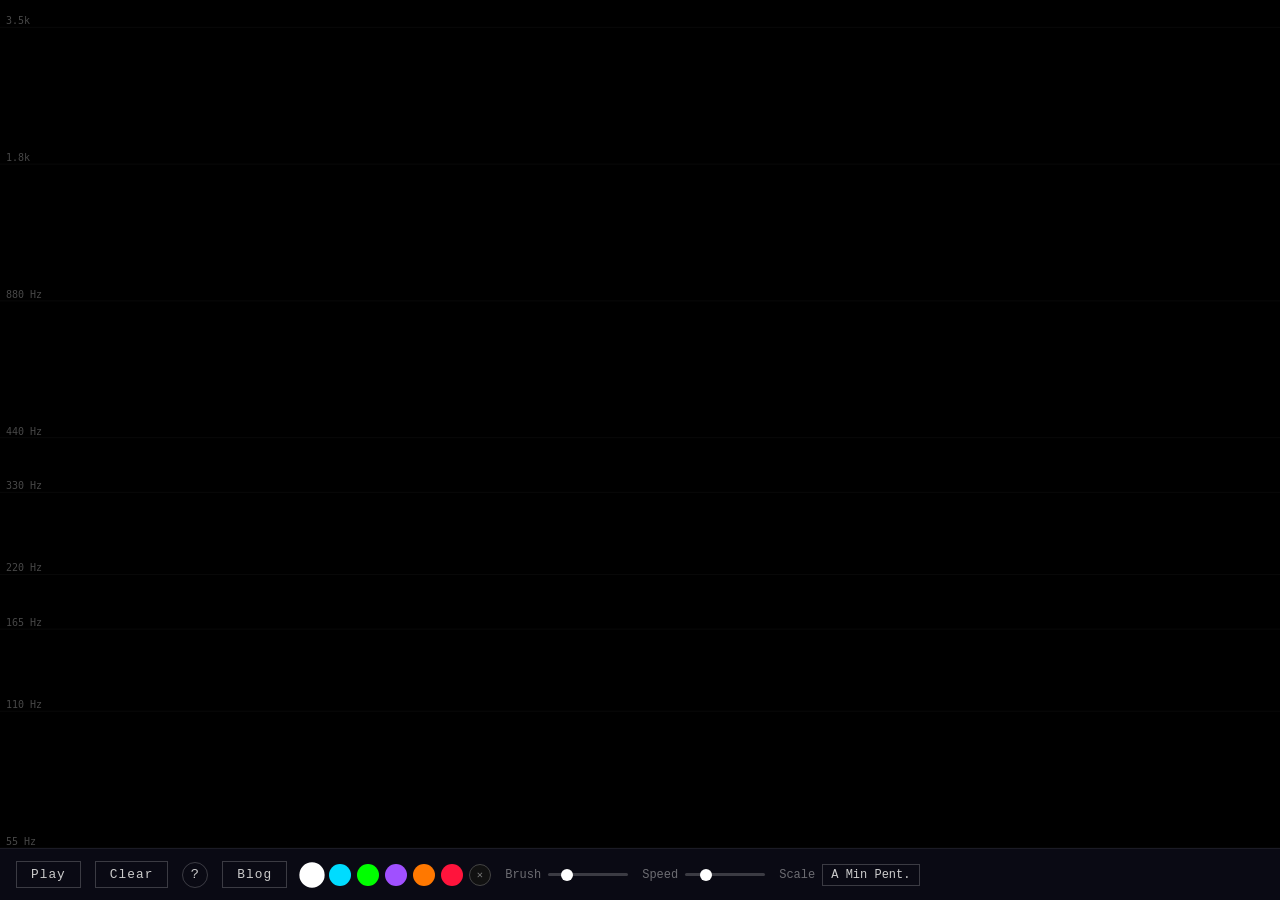
<file: index.html>
<!DOCTYPE html>
<html lang="en">
<head>
  <meta charset="UTF-8" />
  <meta name="viewport" content="width=device-width, initial-scale=1.0" />
  <title>Synesthesia</title>
  <link rel="stylesheet" href="style.css?v=13" />
</head>
<body>

  <canvas id="canvas"></canvas>

  <div id="toolbar">
    <button id="btn-play">Play</button>
    <button id="btn-clear">Clear</button>
    <button id="btn-info" title="Color legend">?</button>
    <a id="btn-blog" href="blog.html">Blog</a>

    <div id="palette">
      <button class="swatch active" data-r="255" data-g="255" data-b="255"
              style="background:#fff" title="White — neutral"></button>
      <button class="swatch" data-r="0" data-g="220" data-b="255"
              style="background:#00dcff" title="Cyan — sine + vibrato"></button>
      <button class="swatch" data-r="0"   data-g="255" data-b="0"
              style="background:#00ff00" title="Green — pure vibrato"></button>
      <button class="swatch" data-r="160" data-g="80"  data-b="255"
              style="background:#a050ff" title="Violet — subtle FM"></button>
      <button class="swatch" data-r="255" data-g="120" data-b="0"
              style="background:#ff7800" title="Orange — warm FM"></button>
      <button class="swatch" data-r="255" data-g="20"  data-b="60"
              style="background:#ff143c" title="Red — heavy FM"></button>
      <button class="swatch" id="eraser" data-r="0" data-g="0" data-b="0"
              title="Erase">✕</button>
    </div>

    <label class="ctrl">
      Brush
      <input type="range" id="brush-size" min="4" max="80" value="18" />
    </label>
    <label class="ctrl">
      Speed
      <input type="range" id="speed" min="20" max="400" value="100" />
    </label>
    <label class="ctrl">
      Scale
      <select id="scale">
        <option value="pentatonic">A Min Pent.</option>
        <option value="major">A Major</option>
        <option value="minor">A Minor</option>
        <option value="dorian">A Dorian</option>
        <option value="wholetone">Whole Tone</option>
      </select>
    </label>
  </div>

  <div id="info-overlay" class="hidden">
    <div id="info-box">
      <button id="btn-close-info">✕</button>
      <h2>Color → Sound</h2>
      <p>Each color channel controls a different dimension of synthesis. Mix colors to combine effects.</p>

      <table id="legend">
        <tbody>
          <tr>
            <td class="legend-swatch-cell">
              <span class="legend-gradient" style="background:linear-gradient(to right,#111,#fff)"></span>
            </td>
            <td>
              <strong>Brightness → Volume</strong>
              <span>Brighter paint plays louder.</span>
            </td>
          </tr>
          <tr>
            <td class="legend-swatch-cell">
              <span class="legend-gradient" style="background:linear-gradient(to right,#00f,#f00)"></span>
            </td>
            <td>
              <strong>Warm (R&minus;B) → FM Depth</strong>
              <span>Red/orange = buzzy, Blue/cyan = sine.</span>
            </td>
          </tr>
          <tr>
            <td class="legend-swatch-cell">
              <span class="legend-gradient" style="background:linear-gradient(to right,#111,#0f0)"></span>
            </td>
            <td>
              <strong>Green → Vibrato</strong>
              <span>Green channel drives a 5.5 Hz LFO on pitch.</span>
            </td>
          </tr>
        </tbody>
      </table>

      <h3>Palette guide</h3>
      <ul id="swatch-guide">
        <li><span class="dot" style="background:#fff"></span> White — loud, no FM, max vibrato</li>
        <li><span class="dot" style="background:#00dcff"></span> Cyan — pure sine + strong vibrato</li>
        <li><span class="dot" style="background:#00ff00"></span> Green — quiet, no FM, max vibrato</li>
        <li><span class="dot" style="background:#a050ff"></span> Violet — no FM, subtle vibrato</li>
        <li><span class="dot" style="background:#ff7800"></span> Orange — warm FM + medium vibrato</li>
        <li><span class="dot" style="background:#ff143c"></span> Red — heavy FM, almost no vibrato</li>
      </ul>
    </div>
  </div>

  <script type="module" src="src/app.js?v=13"></script>
</body>
</html>
</file>
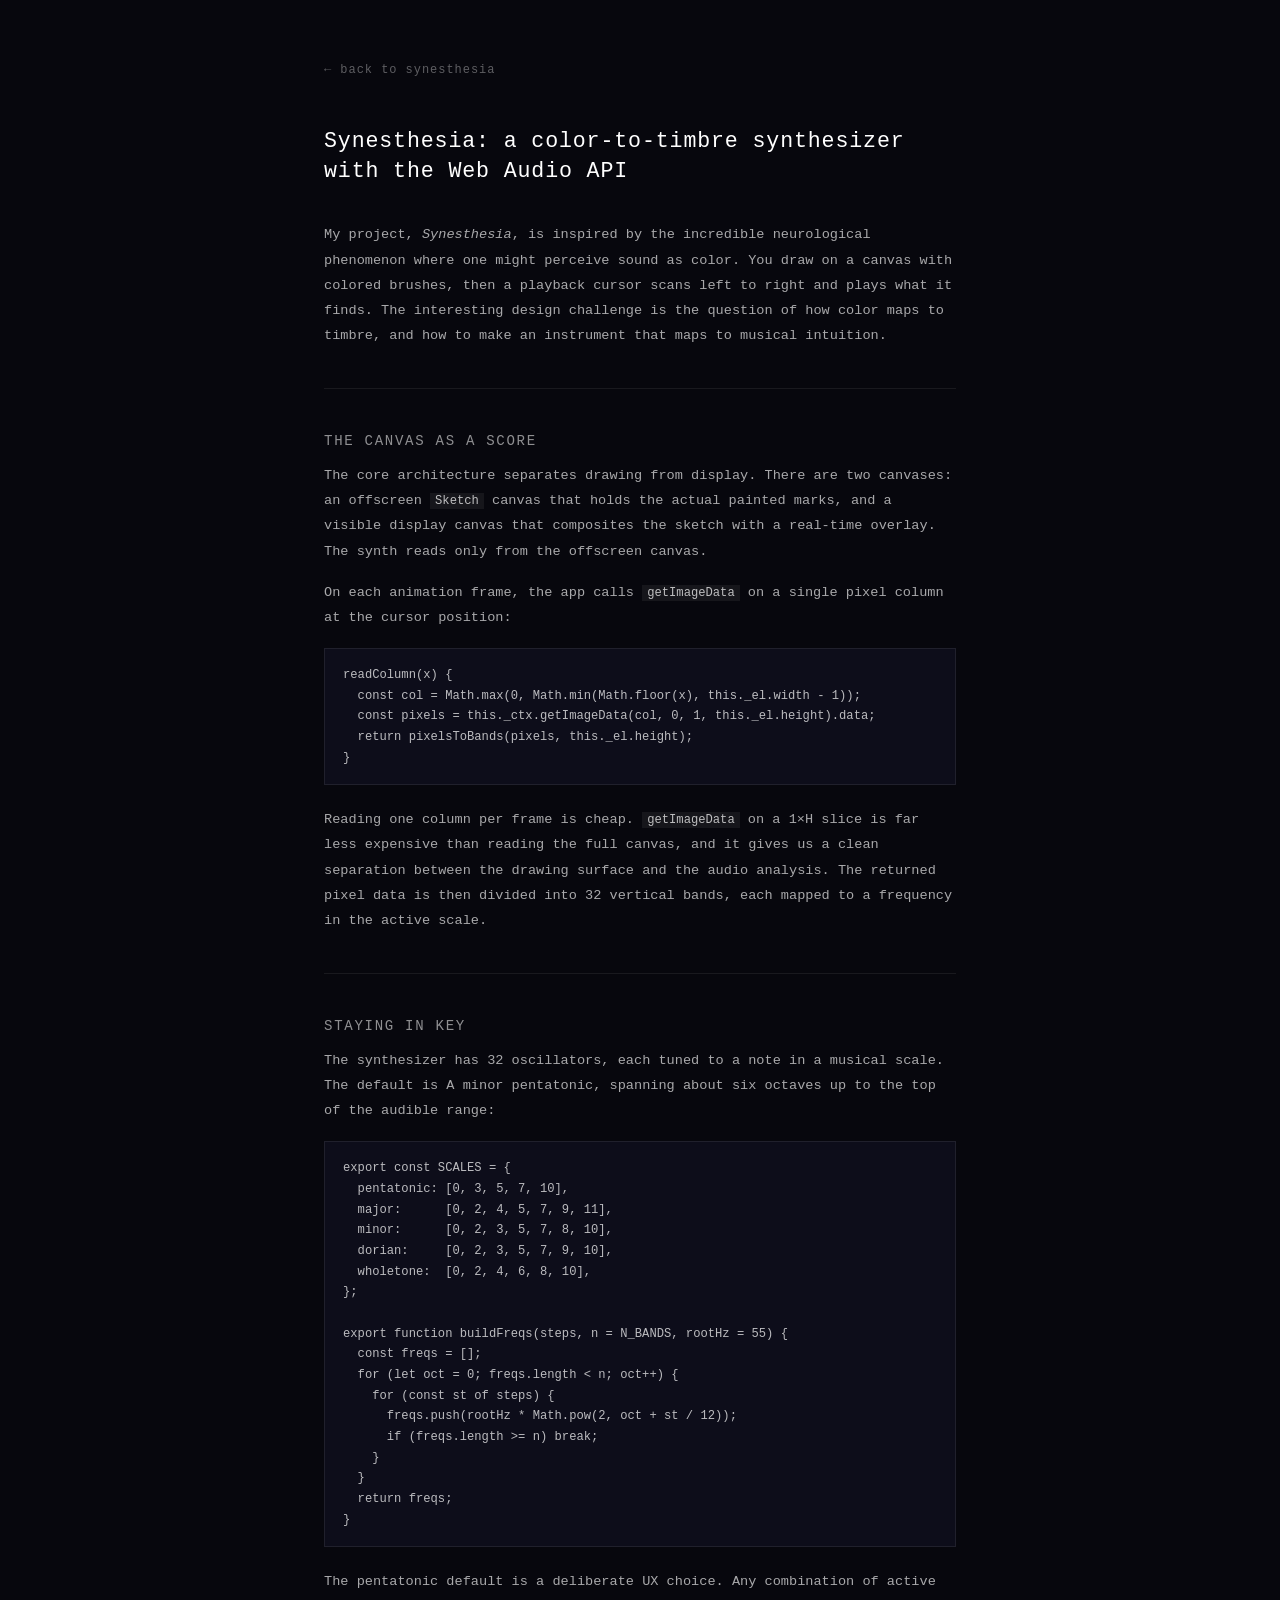
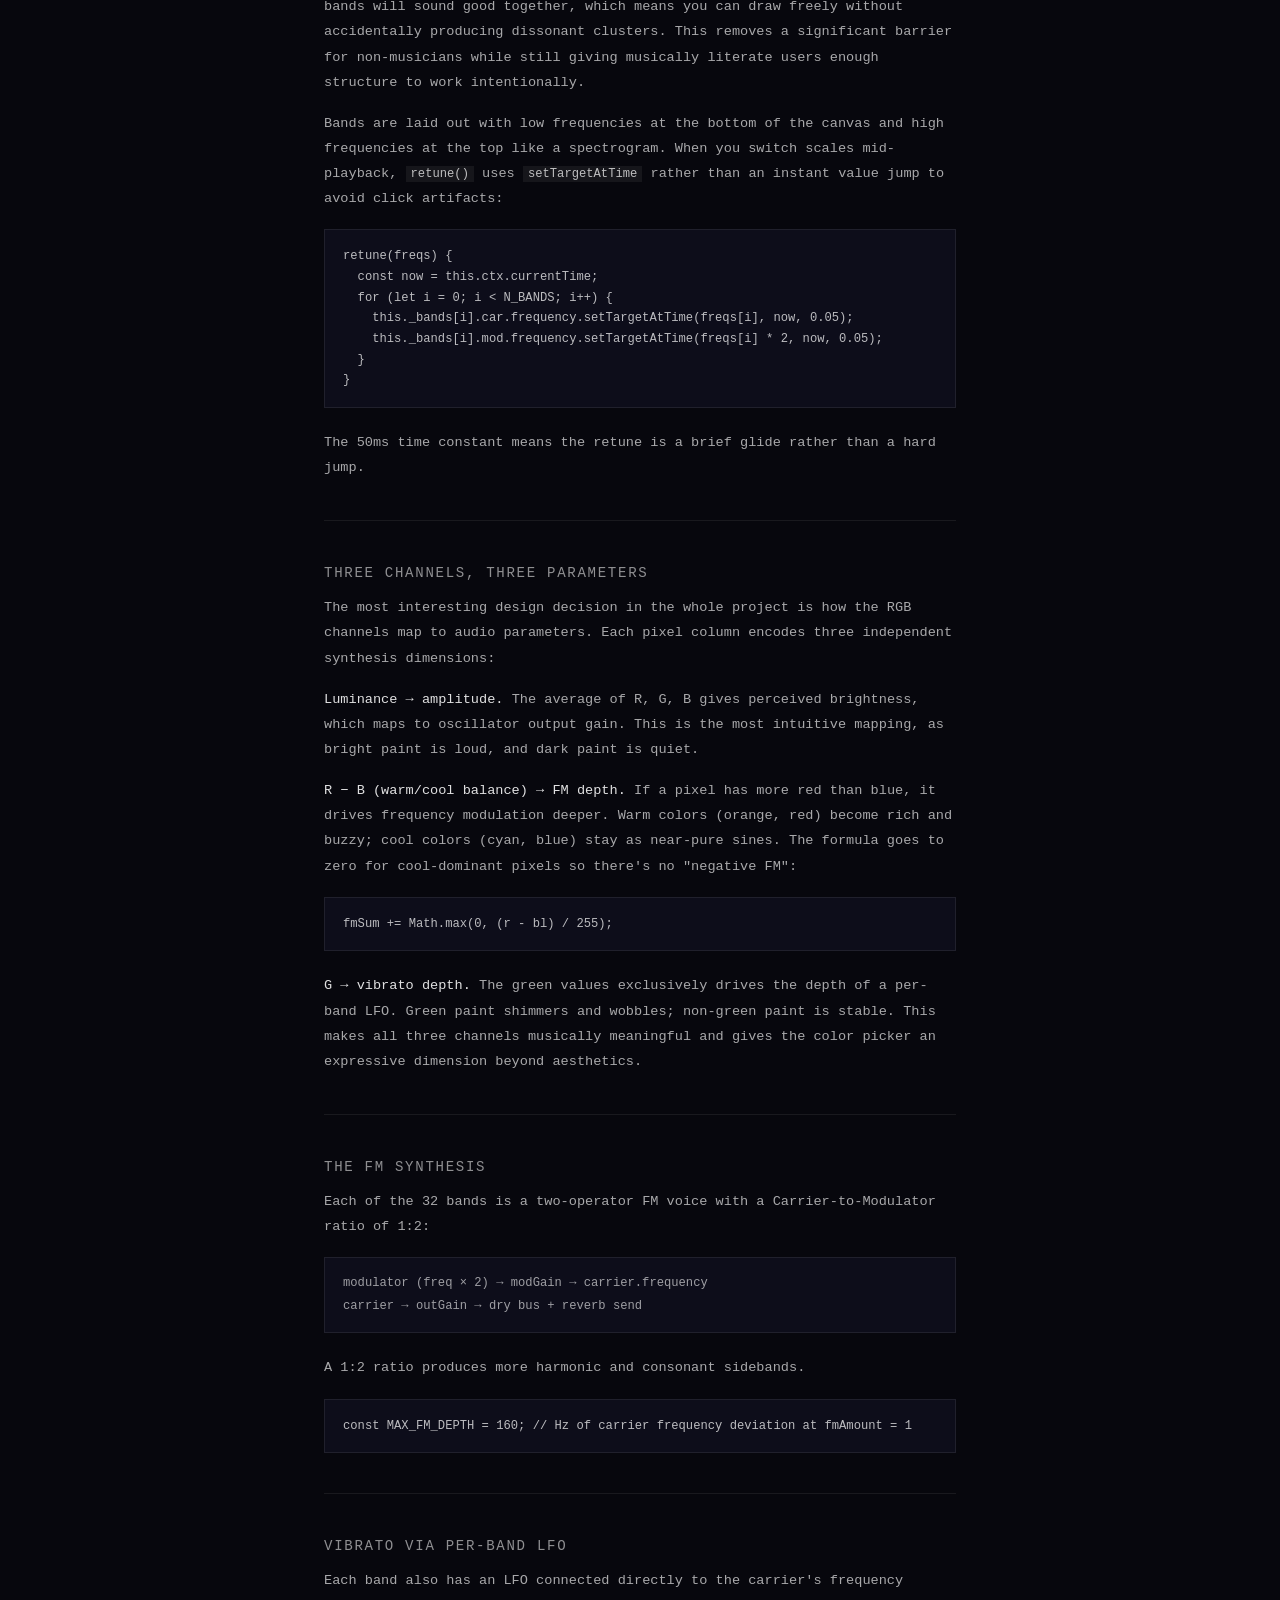
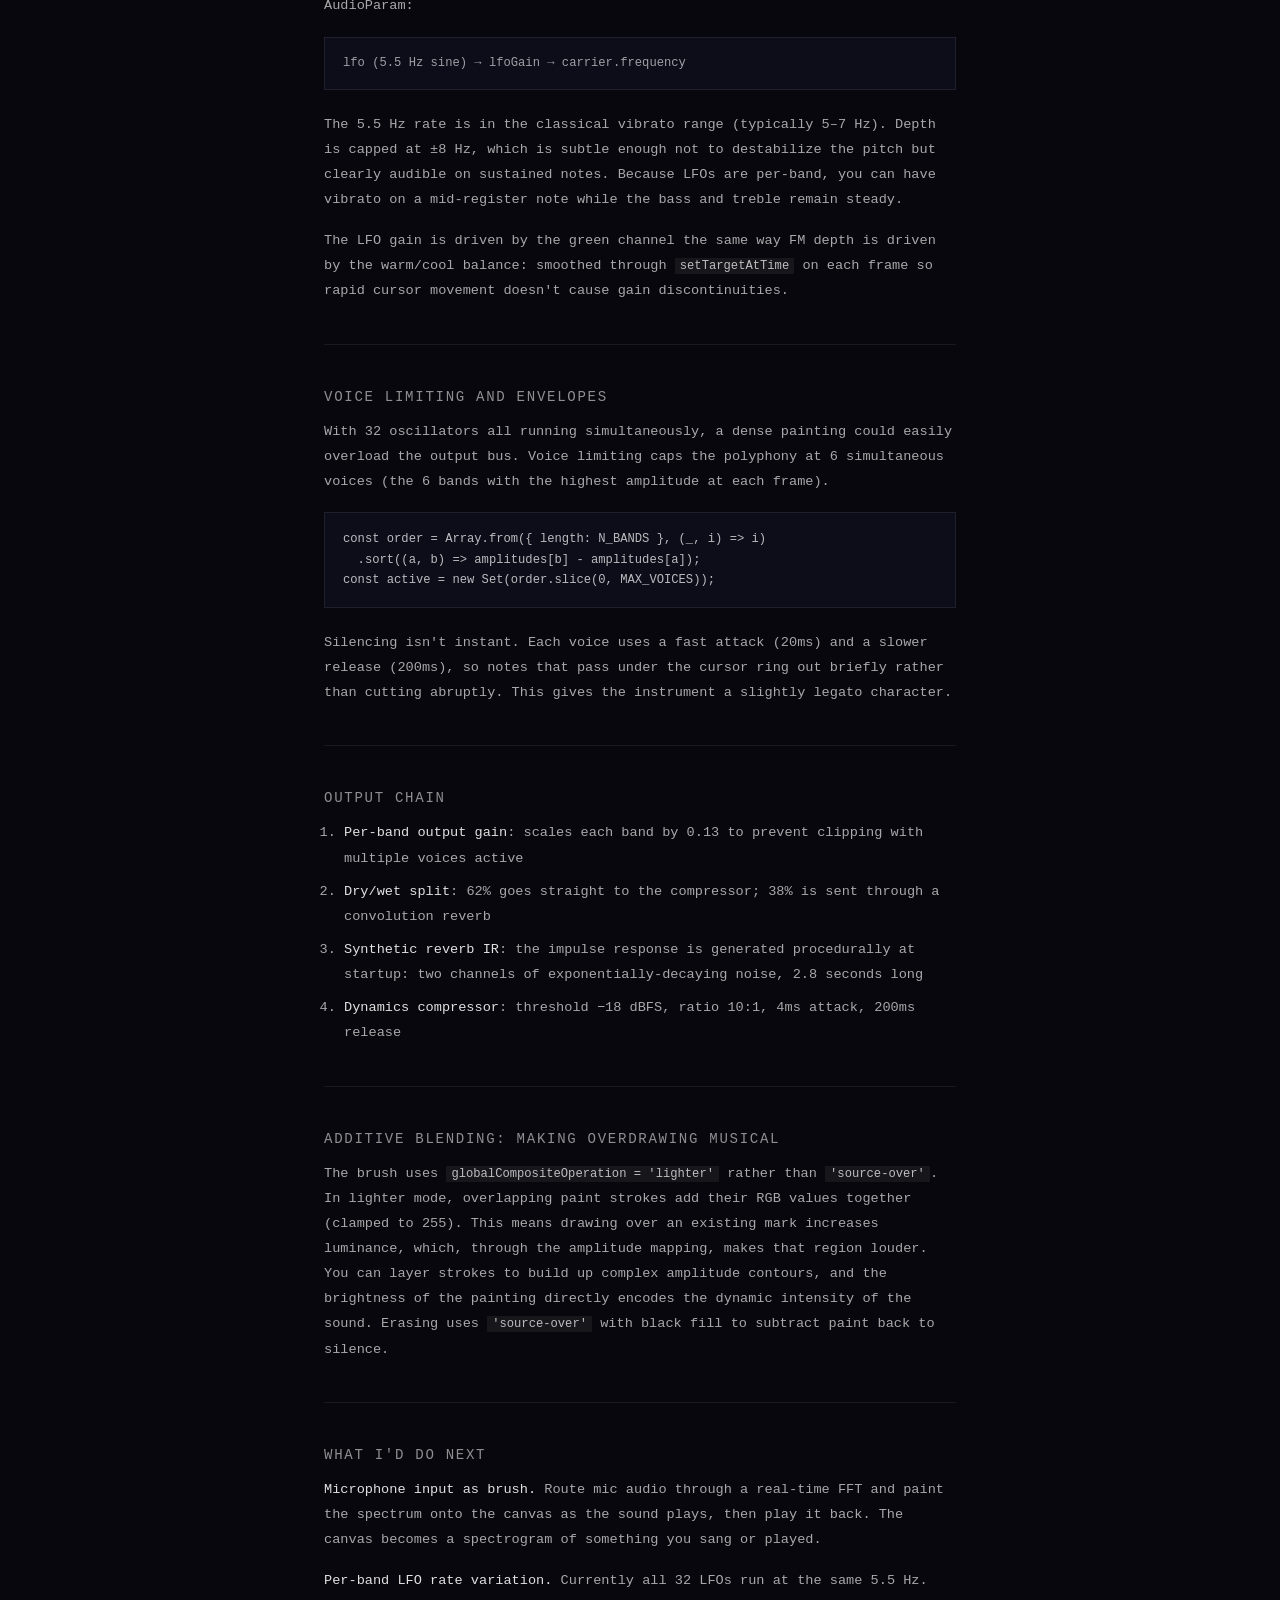
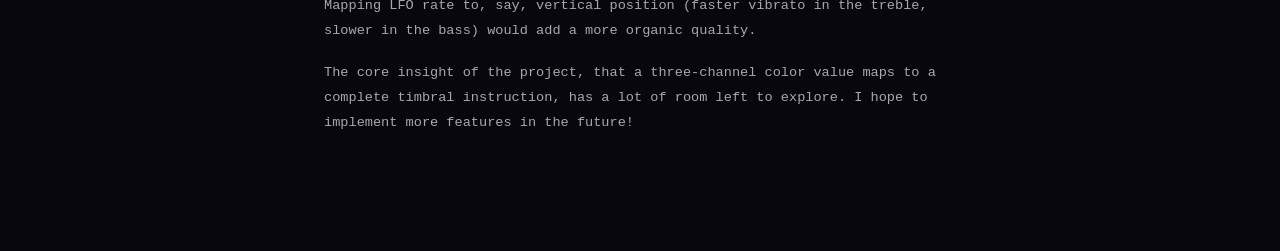
<file: blog.html>
<!DOCTYPE html>
<html lang="en">
<head>
  <meta charset="UTF-8" />
  <meta name="viewport" content="width=device-width, initial-scale=1.0" />
  <title>Synesthesia — Blog</title>
  <link rel="stylesheet" href="style.css?v=13" />
  <style>
    body { user-select: text; }

    #blog-wrap {
      max-width: 680px;
      margin: 0 auto;
      padding: 60px 24px 100px;
    }

    #blog-back {
      display: inline-block;
      margin-bottom: 48px;
      font-size: 0.75rem;
      color: rgba(255,255,255,0.35);
      text-decoration: none;
      letter-spacing: 0.08em;
      border-bottom: 1px solid transparent;
      transition: color 0.15s, border-color 0.15s;
    }
    #blog-back:hover { color: #fff; border-color: rgba(255,255,255,0.4); }

    .blog-title {
      font-size: 1.35rem;
      font-weight: normal;
      letter-spacing: 0.04em;
      color: #fff;
      line-height: 1.4;
      margin-bottom: 36px;
    }

    .blog-body h2 {
      font-size: 0.88rem;
      font-weight: normal;
      letter-spacing: 0.12em;
      text-transform: uppercase;
      color: rgba(255,255,255,0.55);
      margin: 44px 0 14px;
    }

    .blog-body p {
      font-size: 0.85rem;
      color: rgba(255,255,255,0.65);
      line-height: 1.85;
      margin-bottom: 16px;
    }

    .blog-body strong {
      color: rgba(255,255,255,0.88);
      font-weight: normal;
    }

    .blog-body em { font-style: italic; }

    .blog-body hr {
      border: none;
      border-top: 1px solid rgba(255,255,255,0.07);
      margin: 40px 0;
    }

    .blog-body pre {
      background: #0d0d1a;
      border: 1px solid rgba(255,255,255,0.08);
      padding: 16px 18px;
      overflow-x: auto;
      margin: 18px 0 22px;
    }

    .blog-body code {
      font-family: 'Courier New', monospace;
      font-size: 0.76rem;
      color: rgba(255,255,255,0.72);
      line-height: 1.7;
    }

    .blog-body p code, .blog-body li code {
      background: rgba(255,255,255,0.06);
      padding: 1px 5px;
    }

    .blog-body ol {
      padding-left: 20px;
      margin-bottom: 16px;
    }
    .blog-body ol li {
      font-size: 0.85rem;
      color: rgba(255,255,255,0.65);
      line-height: 1.85;
      margin-bottom: 8px;
    }
    .blog-body ol li strong { color: rgba(255,255,255,0.88); }

    .signal-chain {
      font-family: 'Courier New', monospace;
      font-size: 0.76rem;
      color: rgba(255,255,255,0.6);
      background: #0d0d1a;
      border: 1px solid rgba(255,255,255,0.08);
      padding: 14px 18px;
      margin: 18px 0 22px;
      line-height: 1.9;
    }
  </style>
</head>
<body>

<div id="blog-wrap">
  <a id="blog-back" href="index.html">← back to synesthesia</a>

  <h1 class="blog-title">Synesthesia: a color-to-timbre synthesizer with the Web Audio API</h1>

  <div class="blog-body">

    <p>
      My project, <em>Synesthesia</em>, is inspired by the incredible neurological phenomenon
      where one might perceive sound as color. You draw on a canvas with colored brushes, then a
      playback cursor scans left to right and plays what it finds. The interesting design challenge
      is the question of how color maps to timbre, and how to make an instrument that maps to
      musical intuition.
    </p>

    <hr>

    <h2>The canvas as a score</h2>

    <p>
      The core architecture separates drawing from display. There are two canvases: an offscreen
      <code>Sketch</code> canvas that holds the actual painted marks, and a visible display canvas
      that composites the sketch with a real-time overlay. The synth reads only from the offscreen
      canvas.
    </p>

    <p>On each animation frame, the app calls <code>getImageData</code> on a single pixel column at the cursor position:</p>

    <pre><code>readColumn(x) {
  const col = Math.max(0, Math.min(Math.floor(x), this._el.width - 1));
  const pixels = this._ctx.getImageData(col, 0, 1, this._el.height).data;
  return pixelsToBands(pixels, this._el.height);
}</code></pre>

    <p>
      Reading one column per frame is cheap. <code>getImageData</code> on a 1×H slice is far less
      expensive than reading the full canvas, and it gives us a clean separation between the
      drawing surface and the audio analysis. The returned pixel data is then divided into 32
      vertical bands, each mapped to a frequency in the active scale.
    </p>

    <hr>

    <h2>Staying in key</h2>

    <p>
      The synthesizer has 32 oscillators, each tuned to a note in a musical scale. The default is
      A minor pentatonic, spanning about six octaves up to the top of the audible range:
    </p>

    <pre><code>export const SCALES = {
  pentatonic: [0, 3, 5, 7, 10],
  major:      [0, 2, 4, 5, 7, 9, 11],
  minor:      [0, 2, 3, 5, 7, 8, 10],
  dorian:     [0, 2, 3, 5, 7, 9, 10],
  wholetone:  [0, 2, 4, 6, 8, 10],
};

export function buildFreqs(steps, n = N_BANDS, rootHz = 55) {
  const freqs = [];
  for (let oct = 0; freqs.length &lt; n; oct++) {
    for (const st of steps) {
      freqs.push(rootHz * Math.pow(2, oct + st / 12));
      if (freqs.length &gt;= n) break;
    }
  }
  return freqs;
}</code></pre>

    <p>
      The pentatonic default is a deliberate UX choice. Any combination of active bands will sound
      good together, which means you can draw freely without accidentally producing dissonant
      clusters. This removes a significant barrier for non-musicians while still giving musically
      literate users enough structure to work intentionally.
    </p>

    <p>
      Bands are laid out with low frequencies at the bottom of the canvas and high frequencies at
      the top like a spectrogram. When you switch scales mid-playback, <code>retune()</code> uses
      <code>setTargetAtTime</code> rather than an instant value jump to avoid click artifacts:
    </p>

    <pre><code>retune(freqs) {
  const now = this.ctx.currentTime;
  for (let i = 0; i &lt; N_BANDS; i++) {
    this._bands[i].car.frequency.setTargetAtTime(freqs[i], now, 0.05);
    this._bands[i].mod.frequency.setTargetAtTime(freqs[i] * 2, now, 0.05);
  }
}</code></pre>

    <p>The 50ms time constant means the retune is a brief glide rather than a hard jump.</p>

    <hr>

    <h2>Three channels, three parameters</h2>

    <p>
      The most interesting design decision in the whole project is how the RGB channels map to
      audio parameters. Each pixel column encodes three independent synthesis dimensions:
    </p>

    <p>
      <strong>Luminance → amplitude.</strong> The average of R, G, B gives perceived brightness,
      which maps to oscillator output gain. This is the most intuitive mapping, as bright paint is
      loud, and dark paint is quiet.
    </p>

    <p>
      <strong>R − B (warm/cool balance) → FM depth.</strong> If a pixel has more red than blue,
      it drives frequency modulation deeper. Warm colors (orange, red) become rich and buzzy; cool
      colors (cyan, blue) stay as near-pure sines. The formula goes to zero for cool-dominant
      pixels so there's no "negative FM":
    </p>

    <pre><code>fmSum += Math.max(0, (r - bl) / 255);</code></pre>

    <p>
      <strong>G → vibrato depth.</strong> The green values exclusively drives the depth of a
      per-band LFO. Green paint shimmers and wobbles; non-green paint is stable. This makes all
      three channels musically meaningful and gives the color picker an expressive dimension
      beyond aesthetics.
    </p>

    <hr>

    <h2>The FM synthesis</h2>

    <p>Each of the 32 bands is a two-operator FM voice with a Carrier-to-Modulator ratio of 1:2:</p>

    <div class="signal-chain">
modulator (freq × 2) → modGain → carrier.frequency<br>
carrier → outGain → dry bus + reverb send
    </div>

    <p>A 1:2 ratio produces more harmonic and consonant sidebands.</p>

    <pre><code>const MAX_FM_DEPTH = 160; // Hz of carrier frequency deviation at fmAmount = 1</code></pre>

    <hr>

    <h2>Vibrato via Per-Band LFO</h2>

    <p>Each band also has an LFO connected directly to the carrier's frequency AudioParam:</p>

    <div class="signal-chain">
lfo (5.5 Hz sine) → lfoGain → carrier.frequency
    </div>

    <p>
      The 5.5 Hz rate is in the classical vibrato range (typically 5–7 Hz). Depth is capped at
      ±8 Hz, which is subtle enough not to destabilize the pitch but clearly audible on sustained
      notes. Because LFOs are per-band, you can have vibrato on a mid-register note while the
      bass and treble remain steady.
    </p>

    <p>
      The LFO gain is driven by the green channel the same way FM depth is driven by the warm/cool
      balance: smoothed through <code>setTargetAtTime</code> on each frame so rapid cursor
      movement doesn't cause gain discontinuities.
    </p>

    <hr>

    <h2>Voice Limiting and Envelopes</h2>

    <p>
      With 32 oscillators all running simultaneously, a dense painting could easily overload the
      output bus. Voice limiting caps the polyphony at 6 simultaneous voices (the 6 bands with
      the highest amplitude at each frame).
    </p>

    <pre><code>const order = Array.from({ length: N_BANDS }, (_, i) => i)
  .sort((a, b) => amplitudes[b] - amplitudes[a]);
const active = new Set(order.slice(0, MAX_VOICES));</code></pre>

    <p>
      Silencing isn't instant. Each voice uses a fast attack (20ms) and a slower release (200ms),
      so notes that pass under the cursor ring out briefly rather than cutting abruptly. This gives
      the instrument a slightly legato character.
    </p>

    <hr>

    <h2>Output chain</h2>

    <ol>
      <li><strong>Per-band output gain</strong>: scales each band by 0.13 to prevent clipping with multiple voices active</li>
      <li><strong>Dry/wet split</strong>: 62% goes straight to the compressor; 38% is sent through a convolution reverb</li>
      <li><strong>Synthetic reverb IR</strong>: the impulse response is generated procedurally at startup: two channels of exponentially-decaying noise, 2.8 seconds long</li>
      <li><strong>Dynamics compressor</strong>: threshold −18 dBFS, ratio 10:1, 4ms attack, 200ms release</li>
    </ol>

    <hr>

    <h2>Additive Blending: Making Overdrawing Musical</h2>

    <p>
      The brush uses <code>globalCompositeOperation = 'lighter'</code> rather than
      <code>'source-over'</code>. In lighter mode, overlapping paint strokes add their RGB values
      together (clamped to 255). This means drawing over an existing mark increases luminance,
      which, through the amplitude mapping, makes that region louder. You can layer strokes to
      build up complex amplitude contours, and the brightness of the painting directly encodes the
      dynamic intensity of the sound. Erasing uses <code>'source-over'</code> with black fill to
      subtract paint back to silence.
    </p>

    <hr>

    <h2>What I'd Do Next</h2>

    <p>
      <strong>Microphone input as brush.</strong> Route mic audio through a real-time FFT and
      paint the spectrum onto the canvas as the sound plays, then play it back. The canvas becomes
      a spectrogram of something you sang or played.
    </p>

    <p>
      <strong>Per-band LFO rate variation.</strong> Currently all 32 LFOs run at the same 5.5 Hz.
      Mapping LFO rate to, say, vertical position (faster vibrato in the treble, slower in the
      bass) would add a more organic quality.
    </p>

    <p>
      The core insight of the project, that a three-channel color value maps to a complete timbral
      instruction, has a lot of room left to explore. I hope to implement more features in the
      future!
    </p>

  </div>
</div>

</body>
</html>
</file>
<file: style.css>
*, *::before, *::after { box-sizing: border-box; margin: 0; padding: 0; }

body {
  background: #07070d;
  color: #ccc;
  font-family: 'Courier New', monospace;
  user-select: none;
}

#canvas {
  position: fixed;
  top: 0;
  left: 0;
  cursor: crosshair;
  display: block;
}

#toolbar {
  position: fixed;
  bottom: 0;
  left: 0;
  right: 0;
  display: flex;
  align-items: center;
  gap: 14px;
  padding: 0 16px;
  height: 52px;
  background: #0a0a14;
  border-top: 1px solid rgba(255,255,255,0.07);
  z-index: 10;
}

button {
  background: transparent;
  border: 1px solid rgba(255,255,255,0.2);
  color: #ccc;
  padding: 5px 14px;
  font-family: inherit;
  font-size: 0.8rem;
  letter-spacing: 0.08em;
  cursor: pointer;
  transition: border-color 0.15s, color 0.15s;
}
button:hover { border-color: #fff; color: #fff; }

#palette {
  display: flex;
  gap: 6px;
  align-items: center;
}

.swatch {
  width: 22px;
  height: 22px;
  border-radius: 50%;
  border: 2px solid transparent;
  padding: 0;
  font-size: 0.65rem;
  color: #888;
  cursor: pointer;
  transition: border-color 0.15s, transform 0.1s;
}
.swatch:hover  { transform: scale(1.15); border-color: rgba(255,255,255,0.5); }
.swatch.active { border-color: #fff; transform: scale(1.15); }

#eraser {
  background: #111;
  border: 1px solid #444 !important;
  color: #777;
}

.ctrl {
  display: flex;
  align-items: center;
  gap: 7px;
  font-size: 0.75rem;
  color: rgba(255,255,255,0.4);
  white-space: nowrap;
}

input[type=range] {
  -webkit-appearance: none;
  width: 80px;
  height: 3px;
  background: rgba(255,255,255,0.2);
  border-radius: 2px;
  outline: none;
  cursor: pointer;
}
input[type=range]::-webkit-slider-thumb {
  -webkit-appearance: none;
  width: 12px;
  height: 12px;
  border-radius: 50%;
  background: #fff;
  cursor: pointer;
}

select {
  -webkit-appearance: none;
  background: transparent;
  border: 1px solid rgba(255,255,255,0.2);
  color: #ccc;
  padding: 3px 8px;
  font-family: inherit;
  font-size: 0.75rem;
  cursor: pointer;
  outline: none;
}
select:hover { border-color: #fff; color: #fff; }
select option { background: #0a0a14; }

/* Blog link styled as toolbar button */
#btn-blog {
  background: transparent;
  border: 1px solid rgba(255,255,255,0.2);
  color: #ccc;
  padding: 5px 14px;
  font-family: inherit;
  font-size: 0.8rem;
  letter-spacing: 0.08em;
  cursor: pointer;
  text-decoration: none;
  transition: border-color 0.15s, color 0.15s;
  white-space: nowrap;
}
#btn-blog:hover { border-color: #fff; color: #fff; }

/* Info button */
#btn-info {
  padding: 5px 10px;
  font-size: 0.85rem;
  border-radius: 50%;
  width: 26px;
  height: 26px;
  display: flex;
  align-items: center;
  justify-content: center;
  padding: 0;
  flex-shrink: 0;
}

/* Modal overlay */
#info-overlay {
  position: fixed;
  inset: 0;
  background: rgba(0,0,0,0.72);
  z-index: 100;
  display: flex;
  align-items: center;
  justify-content: center;
}
#info-overlay.hidden { display: none; }

#info-box {
  position: relative;
  background: #0e0e1c;
  border: 1px solid rgba(255,255,255,0.12);
  padding: 28px 32px 24px;
  max-width: 460px;
  width: calc(100% - 40px);
}

#info-box h2 {
  font-size: 0.95rem;
  letter-spacing: 0.12em;
  color: #fff;
  margin-bottom: 10px;
}
#info-box h3 {
  font-size: 0.75rem;
  letter-spacing: 0.1em;
  color: rgba(255,255,255,0.4);
  margin: 20px 0 10px;
  text-transform: uppercase;
}
#info-box p {
  font-size: 0.75rem;
  color: rgba(255,255,255,0.45);
  line-height: 1.6;
  margin-bottom: 18px;
}

#btn-close-info {
  position: absolute;
  top: 12px;
  right: 14px;
  border: none;
  background: transparent;
  color: rgba(255,255,255,0.35);
  font-size: 0.9rem;
  padding: 4px 6px;
  cursor: pointer;
  letter-spacing: 0;
}
#btn-close-info:hover { color: #fff; border-color: transparent; }

/* Legend table */
#legend {
  width: 100%;
  border-collapse: collapse;
}
#legend tr + tr td { padding-top: 12px; }
#legend td { vertical-align: middle; }

.legend-swatch-cell {
  width: 80px;
  padding-right: 16px;
}
.legend-gradient {
  display: block;
  height: 10px;
  border-radius: 2px;
}

#legend strong {
  display: block;
  font-size: 0.78rem;
  color: rgba(255,255,255,0.85);
  margin-bottom: 2px;
}
#legend span {
  font-size: 0.7rem;
  color: rgba(255,255,255,0.4);
  line-height: 1.4;
}

/* Swatch guide list */
#swatch-guide {
  list-style: none;
  display: flex;
  flex-direction: column;
  gap: 7px;
}
#swatch-guide li {
  display: flex;
  align-items: center;
  gap: 10px;
  font-size: 0.73rem;
  color: rgba(255,255,255,0.55);
}
.dot {
  width: 13px;
  height: 13px;
  border-radius: 50%;
  flex-shrink: 0;
}
</file>
